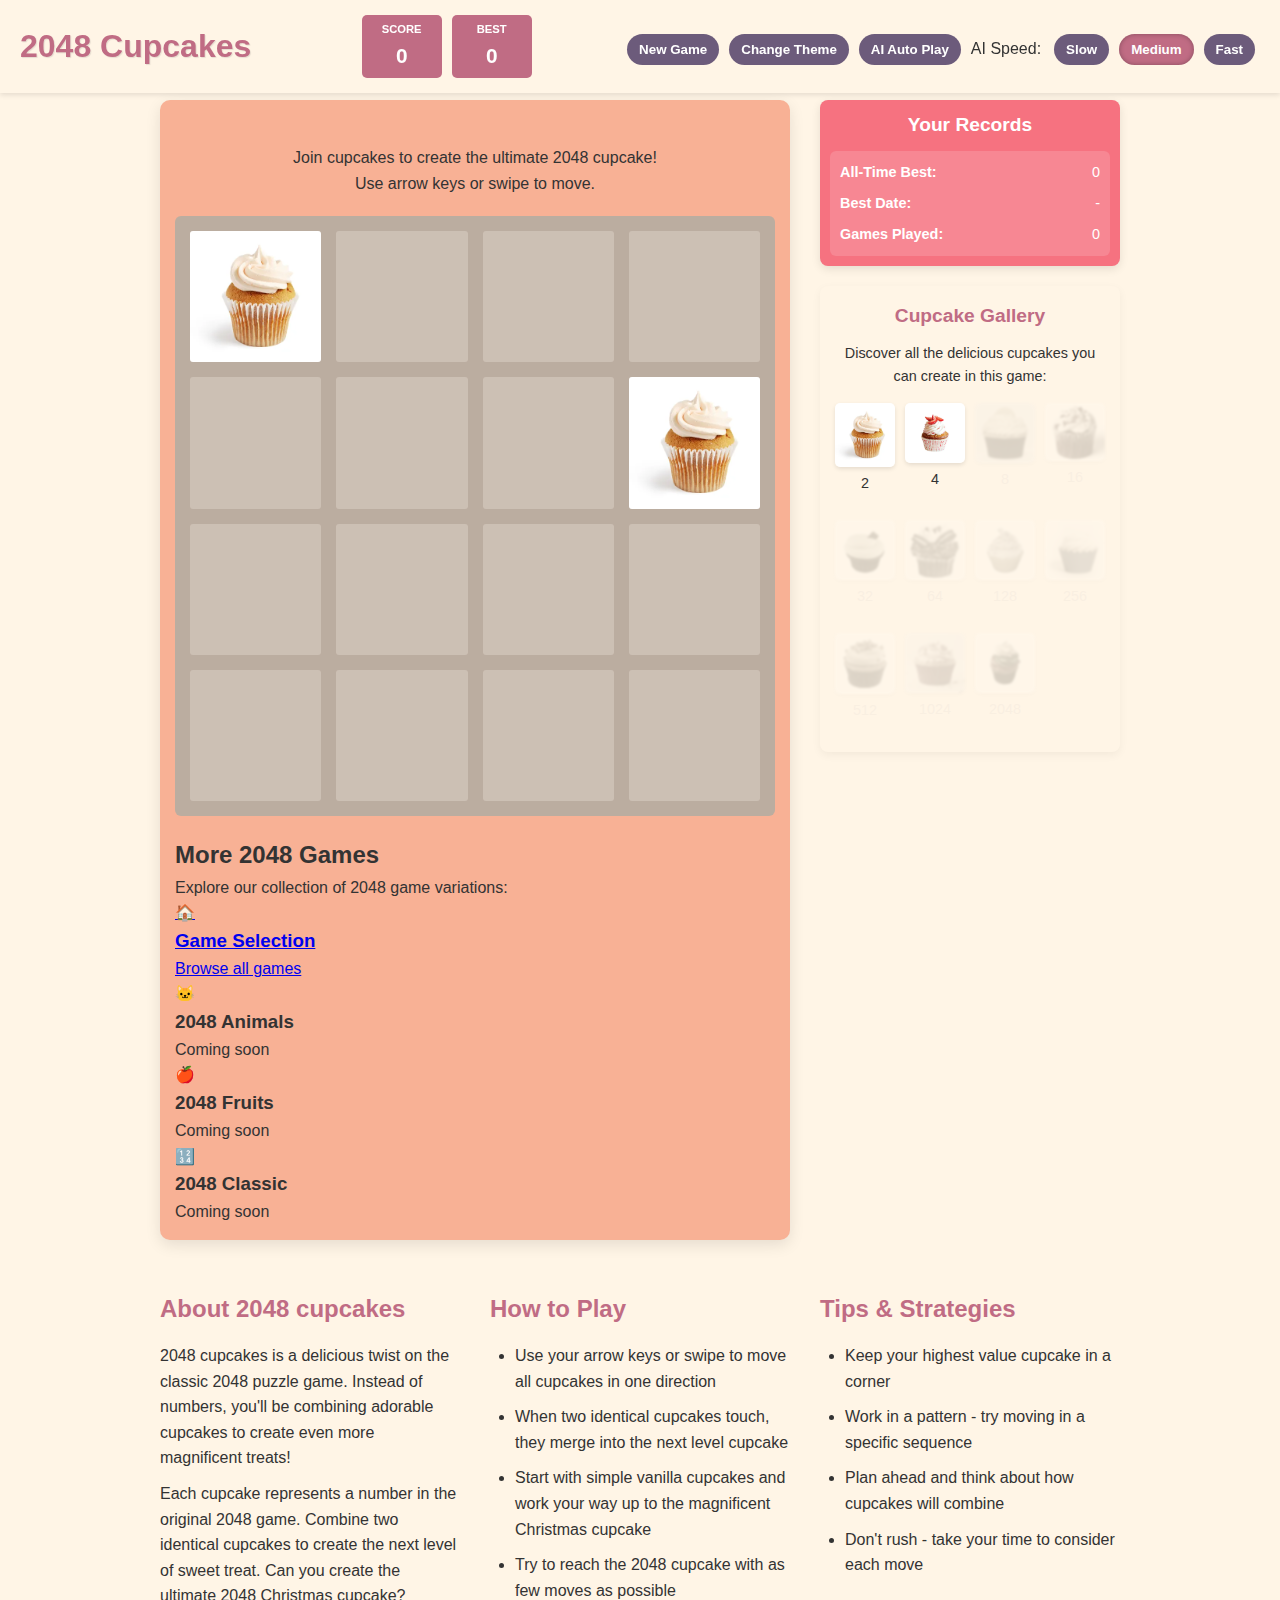
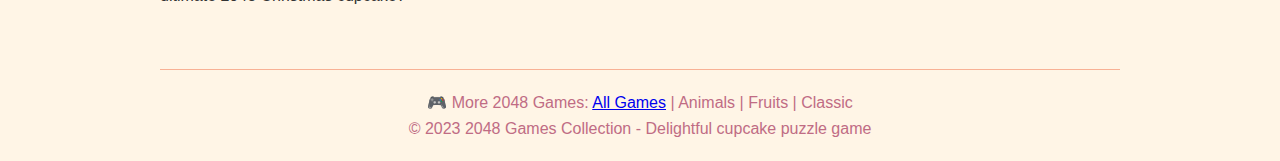
<file: 2048-cupcakes/index.html>
<!DOCTYPE html>
<html lang="en">
<head>
    <meta charset="UTF-8">
    <meta name="viewport" content="width=device-width, initial-scale=1.0">
    <meta name="description" content="Play 2048 Cupcakes, a sweet puzzle game! Combine adorable cupcakes to reach the 2048 tile. Enjoy stunning visuals and AI auto-play for a relaxing experience.">
    <meta name="keywords" content="2048 cupcakes">
    <link rel="sitemap" type="application/xml" title="Sitemap" href="/sitemap.xml">
    <title>2048 cupcakes - Sweet Puzzle Game</title>
    <link rel="icon" href="favicon.svg" type="image/svg+xml">
    <style>
/* vietnamese */
@font-face {
  font-family: 'Quicksand';
  font-style: normal;
  font-weight: 400;
  font-display: swap;
  src: url(https://fonts.gstatic.com/s/quicksand/v36/6xKtdSZaM9iE8KbpRA_hJFQNcOM.woff2) format('woff2');
  unicode-range: U+0102-0103, U+0110-0111, U+0128-0129, U+0168-0169, U+01A0-01A1, U+01AF-01B0, U+0300-0301, U+0303-0304, U+0308-0309, U+0323, U+0329, U+1EA0-1EF9, U+20AB;
}
/* latin-ext */
@font-face {
  font-family: 'Quicksand';
  font-style: normal;
  font-weight: 400;
  font-display: swap;
  src: url(https://fonts.gstatic.com/s/quicksand/v36/6xKtdSZaM9iE8KbpRA_hJVQNcOM.woff2) format('woff2');
  unicode-range: U+0100-02BA, U+02BD-02C5, U+02C7-02CC, U+02CE-02D7, U+02DD-02FF, U+0304, U+0308, U+0329, U+1D00-1DBF, U+1E00-1E9F, U+1EF2-1EFF, U+2020, U+20A0-20AB, U+20AD-20C0, U+2113, U+2C60-2C7F, U+A720-A7FF;
}
/* latin */
@font-face {
  font-family: 'Quicksand';
  font-style: normal;
  font-weight: 400;
  font-display: swap;
  src: url(https://fonts.gstatic.com/s/quicksand/v36/6xKtdSZaM9iE8KbpRA_hK1QN.woff2) format('woff2');
  unicode-range: U+0000-00FF, U+0131, U+0152-0153, U+02BB-02BC, U+02C6, U+02DA, U+02DC, U+0304, U+0308, U+0329, U+2000-206F, U+20AC, U+2122, U+2191, U+2193, U+2212, U+2215, U+FEFF, U+FFFD;
}
/* vietnamese */
@font-face {
  font-family: 'Quicksand';
  font-style: normal;
  font-weight: 500;
  font-display: swap;
  src: url(https://fonts.gstatic.com/s/quicksand/v36/6xKtdSZaM9iE8KbpRA_hJFQNcOM.woff2) format('woff2');
  unicode-range: U+0102-0103, U+0110-0111, U+0128-0129, U+0168-0169, U+01A0-01A1, U+01AF-01B0, U+0300-0301, U+0303-0304, U+0308-0309, U+0323, U+0329, U+1EA0-1EF9, U+20AB;
}
/* latin-ext */
@font-face {
  font-family: 'Quicksand';
  font-style: normal;
  font-weight: 500;
  font-display: swap;
  src: url(https://fonts.gstatic.com/s/quicksand/v36/6xKtdSZaM9iE8KbpRA_hJVQNcOM.woff2) format('woff2');
  unicode-range: U+0100-02BA, U+02BD-02C5, U+02C7-02CC, U+02CE-02D7, U+02DD-02FF, U+0304, U+0308, U+0329, U+1D00-1DBF, U+1E00-1E9F, U+1EF2-1EFF, U+2020, U+20A0-20AB, U+20AD-20C0, U+2113, U+2C60-2C7F, U+A720-A7FF;
}
/* latin */
@font-face {
  font-family: 'Quicksand';
  font-style: normal;
  font-weight: 500;
  font-display: swap;
  src: url(https://fonts.gstatic.com/s/quicksand/v36/6xKtdSZaM9iE8KbpRA_hK1QN.woff2) format('woff2');
  unicode-range: U+0000-00FF, U+0131, U+0152-0153, U+02BB-02BC, U+02C6, U+02DA, U+02DC, U+0304, U+0308, U+0329, U+2000-206F, U+20AC, U+2122, U+2191, U+2193, U+2212, U+2215, U+FEFF, U+FFFD;
}
/* vietnamese */
@font-face {
  font-family: 'Quicksand';
  font-style: normal;
  font-weight: 600;
  font-display: swap;
  src: url(https://fonts.gstatic.com/s/quicksand/v36/6xKtdSZaM9iE8KbpRA_hJFQNcOM.woff2) format('woff2');
  unicode-range: U+0102-0103, U+0110-0111, U+0128-0129, U+0168-0169, U+01A0-01A1, U+01AF-01B0, U+0300-0301, U+0303-0304, U+0308-0309, U+0323, U+0329, U+1EA0-1EF9, U+20AB;
}
/* latin-ext */
@font-face {
  font-family: 'Quicksand';
  font-style: normal;
  font-weight: 600;
  font-display: swap;
  src: url(https://fonts.gstatic.com/s/quicksand/v36/6xKtdSZaM9iE8KbpRA_hJVQNcOM.woff2) format('woff2');
  unicode-range: U+0100-02BA, U+02BD-02C5, U+02C7-02CC, U+02CE-02D7, U+02DD-02FF, U+0304, U+0308, U+0329, U+1D00-1DBF, U+1E00-1E9F, U+1EF2-1EFF, U+2020, U+20A0-20AB, U+20AD-20C0, U+2113, U+2C60-2C7F, U+A720-A7FF;
}
/* latin */
@font-face {
  font-family: 'Quicksand';
  font-style: normal;
  font-weight: 600;
  font-display: swap;
  src: url(https://fonts.gstatic.com/s/quicksand/v36/6xKtdSZaM9iE8KbpRA_hK1QN.woff2) format('woff2');
  unicode-range: U+0000-00FF, U+0131, U+0152-0153, U+02BB-02BC, U+02C6, U+02DA, U+02DC, U+0304, U+0308, U+0329, U+2000-206F, U+20AC, U+2122, U+2191, U+2193, U+2212, U+2215, U+FEFF, U+FFFD;
}
/* vietnamese */
@font-face {
  font-family: 'Quicksand';
  font-style: normal;
  font-weight: 700;
  font-display: swap;
  src: url(https://fonts.gstatic.com/s/quicksand/v36/6xKtdSZaM9iE8KbpRA_hJFQNcOM.woff2) format('woff2');
  unicode-range: U+0102-0103, U+0110-0111, U+0128-0129, U+0168-0169, U+01A0-01A1, U+01AF-01B0, U+0300-0301, U+0303-0304, U+0308-0309, U+0323, U+0329, U+1EA0-1EF9, U+20AB;
}
/* latin-ext */
@font-face {
  font-family: 'Quicksand';
  font-style: normal;
  font-weight: 700;
  font-display: swap;
  src: url(https://fonts.gstatic.com/s/quicksand/v36/6xKtdSZaM9iE8KbpRA_hJVQNcOM.woff2) format('woff2');
  unicode-range: U+0100-02BA, U+02BD-02C5, U+02C7-02CC, U+02CE-02D7, U+02DD-02FF, U+0304, U+0308, U+0329, U+1D00-1DBF, U+1E00-1E9F, U+1EF2-1EFF, U+2020, U+20A0-20AB, U+20AD-20C0, U+2113, U+2C60-2C7F, U+A720-A7FF;
}
/* latin */
@font-face {
  font-family: 'Quicksand';
  font-style: normal;
  font-weight: 700;
  font-display: swap;
  src: url(https://fonts.gstatic.com/s/quicksand/v36/6xKtdSZaM9iE8KbpRA_hK1QN.woff2) format('woff2');
  unicode-range: U+0000-00FF, U+0131, U+0152-0153, U+02BB-02BC, U+02C6, U+02DA, U+02DC, U+0304, U+0308, U+0329, U+2000-206F, U+20AC, U+2122, U+2191, U+2193, U+2212, U+2215, U+FEFF, U+FFFD;
}
</style>
    <!-- Google tag (gtag.js) -->
    <script async src="https://www.googletagmanager.com/gtag/js?id=G-V961EXT3HL"></script>
    <script>
      window.dataLayer = window.dataLayer || [];
      function gtag(){dataLayer.push(arguments);}
      gtag('js', new Date());

      gtag('config', 'G-V961EXT3HL');
    </script>
    <link rel="stylesheet" href="css/style.css">
</head>
<body>
    <div class="container">
        <header>
            <div class="logo">
                <h1>2048 Cupcakes</h1>
            </div>
            <div class="scores-container">
                <div class="score">
                    <div class="score-title">SCORE</div>
                    <div id="current-score">0</div>
                </div>
                <div class="best-score">
                    <div class="score-title">BEST</div>
                    <div id="best-score">0</div>
                </div>
            </div>
            <nav class="main-nav">
                <button id="new-game-btn">New Game</button>
                <button id="theme-toggle">Change Theme</button>
                <button id="auto-play-btn">AI Auto Play</button>
                <div class="ai-speed-controls">
                    <span>AI Speed:</span>
                    <button id="ai-speed-slow">Slow</button>
                    <button id="ai-speed-medium">Medium</button>
                    <button id="ai-speed-fast">Fast</button>
                </div>
            </nav>
        </header>

        <main>
            <section class="game-container">
                <div class="game-header">
                    <!-- Scores-container was moved to header -->
                </div>

                <div class="game-intro">
                    <p>Join cupcakes to create the ultimate 2048 cupcake!</p>
                    <p>Use arrow keys or swipe to move.</p>
                </div>

                <div class="grid-container">
                    <div class="grid-background">
                        <div class="grid-cell"></div>
                        <div class="grid-cell"></div>
                        <div class="grid-cell"></div>
                        <div class="grid-cell"></div>
                        <div class="grid-cell"></div>
                        <div class="grid-cell"></div>
                        <div class="grid-cell"></div>
                        <div class="grid-cell"></div>
                        <div class="grid-cell"></div>
                        <div class="grid-cell"></div>
                        <div class="grid-cell"></div>
                        <div class="grid-cell"></div>
                        <div class="grid-cell"></div>
                        <div class="grid-cell"></div>
                        <div class="grid-cell"></div>
                        <div class="grid-cell"></div>
                    </div>
                    <div class="grid-tiles"></div>
                </div>

                <div class="game-message">
                    <p></p>
                    <div class="game-message-buttons">
                        <button id="retry-button">Try again</button>
                    </div>
                </div>
                
                <div class="other-games">
                    <h2>More 2048 Games</h2>
                    <p>Explore our collection of 2048 game variations:</p>
                    <div class="games-recommendation">
                        <a href="/" class="game-rec-item">
                            <div class="game-rec-icon">🏠</div>
                            <div class="game-rec-info">
                                <h3>Game Selection</h3>
                                <p>Browse all games</p>
                            </div>
                        </a>
                        
                        <div class="game-rec-item coming-soon">
                            <div class="game-rec-icon">🐱</div>
                            <div class="game-rec-info">
                                <h3>2048 Animals</h3>
                                <p>Coming soon</p>
                            </div>
                        </div>
                        
                        <div class="game-rec-item coming-soon">
                            <div class="game-rec-icon">🍎</div>
                            <div class="game-rec-info">
                                <h3>2048 Fruits</h3>
                                <p>Coming soon</p>
                            </div>
                        </div>
                        
                        <div class="game-rec-item coming-soon">
                            <div class="game-rec-icon">🔢</div>
                            <div class="game-rec-info">
                                <h3>2048 Classic</h3>
                                <p>Coming soon</p>
                            </div>
                        </div>
                    </div>
                </div>
            </section>

            <div class="sidebar">
                <section class="personal-best">
                    <h2>Your Records</h2>
                    <div class="record-card">
                        <div class="record-item">
                            <span class="record-label">All-Time Best:</span>
                            <span id="all-time-best">0</span>
                        </div>
                        <div class="record-item">
                            <span class="record-label">Best Date:</span>
                            <span id="best-date">-</span>
                        </div>
                        <div class="record-item">
                            <span class="record-label">Games Played:</span>
                            <span id="games-played">0</span>
                        </div>
                    </div>
                </section>

                <div class="cupcake-gallery">
                    <h2>Cupcake Gallery</h2>
                    <p>Discover all the delicious cupcakes you can create in this game:</p>
                    <div class="cupcake-list">
                        <div class="cupcake-item" data-value="2">
                            <img src="img/2-vanilla-cupcake.webp" alt="2 - Vanilla Cupcake">
                            <p>2</p>
                        </div>
                        <div class="cupcake-item" data-value="4">
                            <img src="img/4-strawberry-vanilla-cupcake.webp" alt="4 - Strawberry Vanilla Cupcake">
                            <p>4</p>
                        </div>
                        <div class="cupcake-item" data-value="8">
                            <img src="img/8-lemon-cupcake.webp" alt="8 - Lemon Cupcake">
                            <p>8</p>
                        </div>
                        <div class="cupcake-item" data-value="16">
                            <img src="img/16-red-velvet-cupcake.webp" alt="16 - Red Velvet Cupcake">
                            <p>16</p>
                        </div>
                        <div class="cupcake-item" data-value="32">
                            <img src="img/32-mint-cupcake.webp" alt="32 - Mint Cupcake">
                            <p>32</p>
                        </div>
                        <div class="cupcake-item" data-value="64">
                            <img src="img/64-jumbo-oreo-cupcake.webp" alt="64 - Jumbo Oreo Cupcake">
                            <p>64</p>
                        </div>
                        <div class="cupcake-item" data-value="128">
                            <img src="img/128-birthday-cupcake.webp" alt="128 - Birthday Cupcake">
                            <p>128</p>
                        </div>
                        <div class="cupcake-item" data-value="256">
                            <img src="img/256-royal-blue-cupcake.webp" alt="256 - Royal Blue Cupcake">
                            <p>256</p>
                        </div>
                        <div class="cupcake-item" data-value="512">
                            <img src="img/512-caramel-cupcake.webp" alt="512 - Caramel Cupcake">
                            <p>512</p>
                        </div>
                        <div class="cupcake-item" data-value="1024">
                            <img src="img/1024-pink-champagne-cupcake.webp" alt="1024 - Pink Champagne Cupcake">
                            <p>1024</p>
                        </div>
                        <div class="cupcake-item" data-value="2048">
                            <img src="img/2048-christmas-cupcake.webp" alt="2048 - Christmas Cupcake">
                            <p>2048</p>
                        </div>
                    </div>
                </div>
            </div>
        </main>

        <section class="seo-content">
            <div class="game-info">
                <h2>About 2048 cupcakes</h2>
                <p>2048 cupcakes is a delicious twist on the classic 2048 puzzle game. Instead of numbers, you'll be combining adorable cupcakes to create even more magnificent treats!</p>
                <p>Each cupcake represents a number in the original 2048 game. Combine two identical cupcakes to create the next level of sweet treat. Can you create the ultimate 2048 Christmas cupcake?</p>
            </div>

            <div class="how-to-play">
                <h2>How to Play</h2>
                <ul>
                    <li>Use your arrow keys or swipe to move all cupcakes in one direction</li>
                    <li>When two identical cupcakes touch, they merge into the next level cupcake</li>
                    <li>Start with simple vanilla cupcakes and work your way up to the magnificent Christmas cupcake</li>
                    <li>Try to reach the 2048 cupcake with as few moves as possible</li>
                </ul>
            </div>

            <div class="tips-strategies">
                <h2>Tips & Strategies</h2>
                <ul>
                    <li>Keep your highest value cupcake in a corner</li>
                    <li>Work in a pattern - try moving in a specific sequence</li>
                    <li>Plan ahead and think about how cupcakes will combine</li>
                    <li>Don't rush - take your time to consider each move</li>
                </ul>
            </div>
        </section>

        <footer>
            <div class="footer-games-nav">
                <p>🎮 More 2048 Games: 
                    <a href="/">All Games</a> | 
                    <span class="coming-soon">Animals</span> | 
                    <span class="coming-soon">Fruits</span> | 
                    <span class="coming-soon">Classic</span>
                </p>
            </div>
            <p>&copy; 2023 2048 Games Collection - Delightful cupcake puzzle game</p>
        </footer>
    </div>

    <script src="js/game.js"></script>
</body>
</html>
</file>
<file: 2048-cupcakes/css/style.css>
/* Base Styles and Variables */
:root {
    --primary-color: #F8B195;
    --secondary-color: #F67280;
    --tertiary-color: #C06C84;
    --background-color: #FFF5E6;
    --accent-color: #6C5B7B;
    --text-color: #333;
    --grid-color: #BBADA0;
    --grid-cell-color: rgba(238, 228, 218, 0.35);
    --tile-color: #EEE4DA;
    --tile-2-color: #EEE4DA;
    --tile-4-color: #EDE0C8;
    --tile-8-color: #F2B179;
    --tile-16-color: #F59563;
    --tile-32-color: #F67C5F;
    --tile-64-color: #F65E3B;
    --tile-128-color: #EDCF72;
    --tile-256-color: #EDCC61;
    --tile-512-color: #EDC850;
    --tile-1024-color: #EDC53F;
    --tile-2048-color: #EDC22E;
    --font-family: 'Quicksand', sans-serif;
}

/* Dark Theme Variables */
.dark-theme {
    --primary-color: #6D597A;
    --secondary-color: #B56576;
    --tertiary-color: #E56B6F;
    --background-color: #355070;
    --accent-color: #EAAC8B;
    --text-color: #E8E8E8;
    --grid-color: #4A4E69;
    --grid-cell-color: rgba(80, 80, 100, 0.35);
}

* {
    box-sizing: border-box;
    margin: 0;
    padding: 0;
}

body {
    font-family: var(--font-family);
    background-color: var(--background-color);
    color: var(--text-color);
    line-height: 1.6;
    padding-top: 100px;
    transition: background-color 0.3s ease, color 0.3s ease;
}

.container {
    max-width: 1000px;
    margin: 0 auto;
    padding: 0 20px;
}

/* Header Styles */
header {
    display: flex;
    justify-content: space-between;
    align-items: center;
    flex-wrap: wrap;
    padding: 10px 20px;
    background-color: var(--background-color);
    position: fixed;
    top: 0;
    left: 0;
    right: 0;
    z-index: 1000;
    box-shadow: 0 2px 5px rgba(0,0,0,0.1);
    min-height: 80px;
    transition: background-color 0.3s ease;
}

.logo h1 {
    color: var(--tertiary-color);
    font-size: 2rem;
    font-weight: 700;
    text-shadow: 1px 1px 1px rgba(0, 0, 0, 0.1);
    transition: color 0.3s ease;
    margin-right: 20px;
}

.scores-container {
    display: flex;
    gap: 10px;
    align-items: center;
    margin: 5px 0;
}

.score, .best-score {
    background-color: var(--tertiary-color);
    color: white;
    padding: 6px 10px;
    border-radius: 5px;
    text-align: center;
    min-width: 80px;
    transition: background-color 0.3s ease;
}

.score-title {
    font-size: 0.7rem;
    font-weight: 700;
}

#current-score, #best-score {
    font-size: 1.3rem;
    font-weight: 700;
}

.main-nav {
    display: flex;
    align-items: center;
    flex-wrap: wrap;
    justify-content: center;
    margin-top: 5px;
}

.main-nav button,
.ai-speed-controls button {
    background-color: var(--accent-color);
    color: white;
    border: none;
    padding: 8px 12px;
    margin: 5px;
    border-radius: 20px;
    cursor: pointer;
    font-family: var(--font-family);
    font-weight: 600;
    transition: all 0.3s ease;
    white-space: nowrap;
}

.main-nav button:hover,
.ai-speed-controls button:hover {
    background-color: var(--tertiary-color);
    transform: translateY(-2px);
}

.main-nav button.active,
.ai-speed-controls button.active {
    background-color: var(--tertiary-color);
    box-shadow: 0 0 5px rgba(0,0,0,0.3) inset;
    transform: translateY(0);
}

.ai-speed-controls {
    display: inline-flex;
    align-items: center;
    margin-top: 5px;
    margin-bottom: 5px;
    flex-wrap: wrap;
    justify-content: center;
}

.ai-speed-controls span {
    margin-right: 8px;
    white-space: nowrap;
    margin-left: 5px;
}

/* Main Content Layout */
main {
    display: grid;
    grid-template-columns: 1fr 300px;
    gap: 30px;
}

.sidebar {
    display: flex;
    flex-direction: column;
    gap: 20px;
}

/* Game Container */
.game-container {
    background-color: var(--primary-color);
    padding: 15px;
    border-radius: 10px;
    box-shadow: 0 5px 15px rgba(0, 0, 0, 0.1);
    transition: background-color 0.3s ease;
}

.game-header {
    margin-bottom: 10px;
    min-height: 20px;
}

.game-intro {
    margin-bottom: 20px;
    text-align: center;
    color: var(--text-color);
    transition: color 0.3s ease;
}

/* Grid Styles */
.grid-container {
    position: relative;
    width: 100%;
    padding-bottom: 100%;
    margin-bottom: 20px;
}

.grid-background {
    position: absolute;
    top: 0;
    left: 0;
    width: 100%;
    height: 100%;
    background-color: var(--grid-color);
    border-radius: 6px;
    padding: 15px;
    display: grid;
    grid-template-columns: repeat(4, 1fr);
    grid-template-rows: repeat(4, 1fr);
    gap: 15px;
    transition: background-color 0.3s ease;
}

.grid-cell {
    background-color: var(--grid-cell-color);
    border-radius: 3px;
    width: 100%;
    height: 100%;
    transition: background-color 0.3s ease;
}

.grid-tiles {
    position: absolute;
    top: 0;
    left: 0;
    width: 100%;
    height: 100%;
    padding: 15px;
}

.tile {
    position: absolute;
    width: calc((100% - 75px) / 4);
    height: calc((100% - 75px) / 4);
    border-radius: 3px;
    background-size: cover;
    background-position: center;
    text-align: center;
    font-weight: bold;
    z-index: 10;
    transition: left 0.1s ease-out, top 0.1s ease-out, transform 0.2s ease, opacity 0.2s ease;
}

.tile-2 { background-image: url('../img/2-vanilla-cupcake.webp'); }
.tile-4 { background-image: url('../img/4-strawberry-vanilla-cupcake.webp'); }
.tile-8 { background-image: url('../img/8-lemon-cupcake.webp'); }
.tile-16 { background-image: url('../img/16-red-velvet-cupcake.webp'); }
.tile-32 { background-image: url('../img/32-mint-cupcake.webp'); }
.tile-64 { background-image: url('../img/64-jumbo-oreo-cupcake.webp'); }
.tile-128 { background-image: url('../img/128-birthday-cupcake.webp'); }
.tile-256 { background-image: url('../img/256-royal-blue-cupcake.webp'); }
.tile-512 { background-image: url('../img/512-caramel-cupcake.webp'); }
.tile-1024 { background-image: url('../img/1024-pink-champagne-cupcake.webp'); }
.tile-2048 { background-image: url('../img/2048-christmas-cupcake.webp'); }

.tile-merged {
    z-index: 20;
    animation: pop 0.3s ease 0.1s;
    animation-fill-mode: backwards;
}

.tile-new {
    animation: appear 0.2s ease 0.1s;
    animation-fill-mode: backwards;
}

@keyframes appear {
    0% { opacity: 0; transform: scale(0); }
    100% { opacity: 1; transform: scale(1); }
}

@keyframes pop {
    0% { transform: scale(0.8); }
    50% { transform: scale(1.1); }
    100% { transform: scale(1); }
}

.game-message {
    display: none;
    position: absolute;
    top: 0;
    left: 0;
    width: 100%;
    height: 100%;
    background: rgba(248, 177, 149, 0.85);
    z-index: 30;
    flex-direction: column;
    align-items: center;
    justify-content: center;
    text-align: center;
    border-radius: 6px;
    transition: background-color 0.3s ease, opacity 0.3s ease;
    opacity: 0;
}

.game-message.active {
    display: flex;
    opacity: 1;
}

.game-message p {
    font-size: 1.8rem;
    font-weight: 700;
    margin-bottom: 25px;
    color: var(--accent-color);
}

.game-message.game-won {
    background: rgba(246, 114, 128, 0.85);
}

.game-message.game-won p {
    color: white;
}

.game-message.game-over {
    background: rgba(246, 114, 128, 0.85);
}

.game-message.game-over p {
    color: white;
}

.dark-theme .game-message.game-won {
    background: rgba(234, 172, 139, 0.85);
}

.dark-theme .game-message.game-won p {
    color: var(--background-color);
}

.dark-theme .game-message.game-over {
    background: rgba(229, 107, 111, 0.85);
}

.dark-theme .game-message.game-over p {
    color: white;
}

.game-message-buttons button {
    background-color: var(--accent-color);
    color: white;
    border: none;
    padding: 12px 25px;
    border-radius: 25px;
    cursor: pointer;
    font-family: var(--font-family);
    font-weight: 700;
    transition: all 0.3s ease;
    font-size: 1rem;
    box-shadow: 0 2px 5px rgba(0,0,0,0.15);
}

.game-message-buttons button:hover {
    background-color: var(--tertiary-color);
    transform: translateY(-2px) scale(1.05);
    box-shadow: 0 4px 8px rgba(0,0,0,0.2);
}

.dark-theme .game-message-buttons button {
    background-color: var(--tertiary-color);
}

.dark-theme .game-message-buttons button:hover {
    background-color: var(--secondary-color);
}

/* Personal Best Section */
.personal-best {
    background-color: var(--secondary-color);
    padding: 10px;
    border-radius: 8px;
    color: white;
    box-shadow: 0 3px 10px rgba(0, 0, 0, 0.1);
    transition: background-color 0.3s ease;
}

.personal-best h2 {
    margin-bottom: 10px;
    text-align: center;
    font-size: 1.2rem;
}

.record-card {
    background-color: rgba(255, 255, 255, 0.15);
    border-radius: 6px;
    padding: 10px;
    transition: background-color 0.3s ease;
}

.record-item {
    margin-bottom: 8px;
    display: flex;
    justify-content: space-between;
    font-size: 0.9rem;
}

.record-item:last-child {
    margin-bottom: 0;
}

.record-label {
    font-weight: 600;
}

/* Cupcake Gallery Adjustments */
.cupcake-gallery {
    background-color: var(--background-color);
    padding: 15px;
    border-radius: 8px;
    box-shadow: 0 3px 10px rgba(0,0,0,0.05);
}

.cupcake-gallery h2 {
    color: var(--tertiary-color);
    margin-bottom: 10px;
    text-align: center;
    font-size: 1.2rem;
}

.cupcake-gallery p:first-of-type {
    font-size: 0.9rem;
    margin-bottom: 15px;
    text-align: center;
}

.cupcake-list {
    display: grid;
    grid-template-columns: repeat(4, 1fr);
    gap: 10px;
    margin-top: 0;
}

.cupcake-item {
    text-align: center;
}

.cupcake-item img {
    border-radius: 5px;
    box-shadow: 0 2px 4px rgba(0, 0, 0, 0.1);
    width: 100%;
    height: auto;
    display: block;
    margin: 0 auto 5px auto;
    transition: box-shadow 0.3s ease;
}

.cupcake-item p {
    font-size: 0.8rem;
    margin-top: 0;
    color: var(--text-color);
}

/* Cupcake Gallery Locked Item Styling */
.cupcake-item.locked img {
    opacity: 0.15;
    filter: grayscale(90%) blur(1px); /* Make it very faint, desaturated and slightly blurred */
    transition: opacity 0.3s ease, filter 0.3s ease; /* Smooth transition when unlocked */
}

.cupcake-item.locked p {
    color: var(--grid-cell-color); /* Make the number very faint, like an empty cell background */
    font-weight: normal; /* Less prominent */
}

/* Optional: Style for when an item is newly unlocked (can be timed with JS) */
.cupcake-item.newly-unlocked {
    animation: flashUnlock 0.8s ease-out;
}

@keyframes flashUnlock {
    0% { transform: scale(1); box-shadow: 0 0 0px var(--accent-color); }
    30% { transform: scale(1.05); box-shadow: 0 0 10px 3px var(--accent-color); }
    100% { transform: scale(1); box-shadow: 0 2px 4px rgba(0, 0, 0, 0.1); } /* Return to normal shadow */
}

/* SEO Content Section - Adjust if needed after gallery removal */
.seo-content {
    margin-top: 50px;
    display: grid;
    grid-template-columns: repeat(auto-fit, minmax(300px, 1fr));
    gap: 30px;
}

.seo-content h2 {
    color: var(--tertiary-color);
    margin-bottom: 15px;
    transition: color 0.3s ease;
}

.seo-content p,
.seo-content li {
    margin-bottom: 10px;
    transition: color 0.3s ease;
}

.seo-content ul {
    list-style-position: inside;
    padding-left: 0;
}

.how-to-play ul,
.tips-strategies ul {
    list-style-type: disc;
    list-style-position: outside;
    padding-left: 25px;
    margin-left: 0;
}

.how-to-play li,
.tips-strategies li {
}

.dark-theme .cupcake-item img {
    box-shadow: 0 3px 6px rgba(0, 0, 0, 0.3);
}

/* Footer */
footer {
    margin-top: 50px;
    text-align: center;
    color: var(--tertiary-color);
    padding: 20px 0;
    border-top: 1px solid var(--primary-color);
    transition: color 0.3s ease, border-color 0.3s ease;
}

/* Responsive Design */
@media (max-width: 900px) {
    body {
        padding-top: 140px;
    }
    header {
        flex-wrap: wrap;
        height: auto;
        justify-content: center;
        padding: 10px 30px;
    }
    .container {
        padding: 0 30px;
    }
    .logo {
        width: 100%;
        text-align: center;
        margin-bottom: 10px;
    }
    .scores-container {
        order: 3;
        width: 100%;
        justify-content: center;
        margin-top:10px;
    }
    .main-nav {
        order: 2;
        width: 100%;
        text-align: center;
    }
    main {
        grid-template-columns: 1fr;
    }
    .seo-content {
        grid-template-columns: 1fr;
    }
    .cupcake-item {
        width: calc(33.333% - 10px);
    }
}

@media (max-width: 600px) {
    body {
        padding-top: 180px;
    }
    header {
        flex-wrap: wrap;
        height: auto;
        padding: 10px 15px;
        justify-content: center;
    }
    .container {
        padding: 0 15px;
    }
    .logo {
        width: 100%;
        text-align: center;
        margin-bottom: 10px;
    }
    .scores-container {
        order: 2;
        width: 100%;
        justify-content: center;
        margin-bottom: 10px;
    }
    .main-nav {
        order: 3;
        width: 100%;
        text-align: center;
    }
    .logo h1 {
        font-size: 1.7rem;
    }
    .main-nav button {
        margin: 5px;
        padding: 8px 15px;
        font-size: 0.9rem;
    }
    .grid-background {
        gap: 10px;
        padding: 10px;
    }
    .tile {
        width: calc(25% - 10px);
        height: calc(25% - 10px);
    }
    .cupcake-item {
        width: calc(50% - 7.5px);
    }
    .cupcake-list {
        grid-template-columns: repeat(3, 1fr);
        gap: 8px;
    }
    .cupcake-item p {
        font-size: 0.7rem;
    }
    .personal-best h2, .cupcake-gallery h2 {
        font-size: 1.1rem;
    }
    .record-item, .cupcake-gallery p:first-of-type {
        font-size: 0.8rem;
    }
}
</file>
